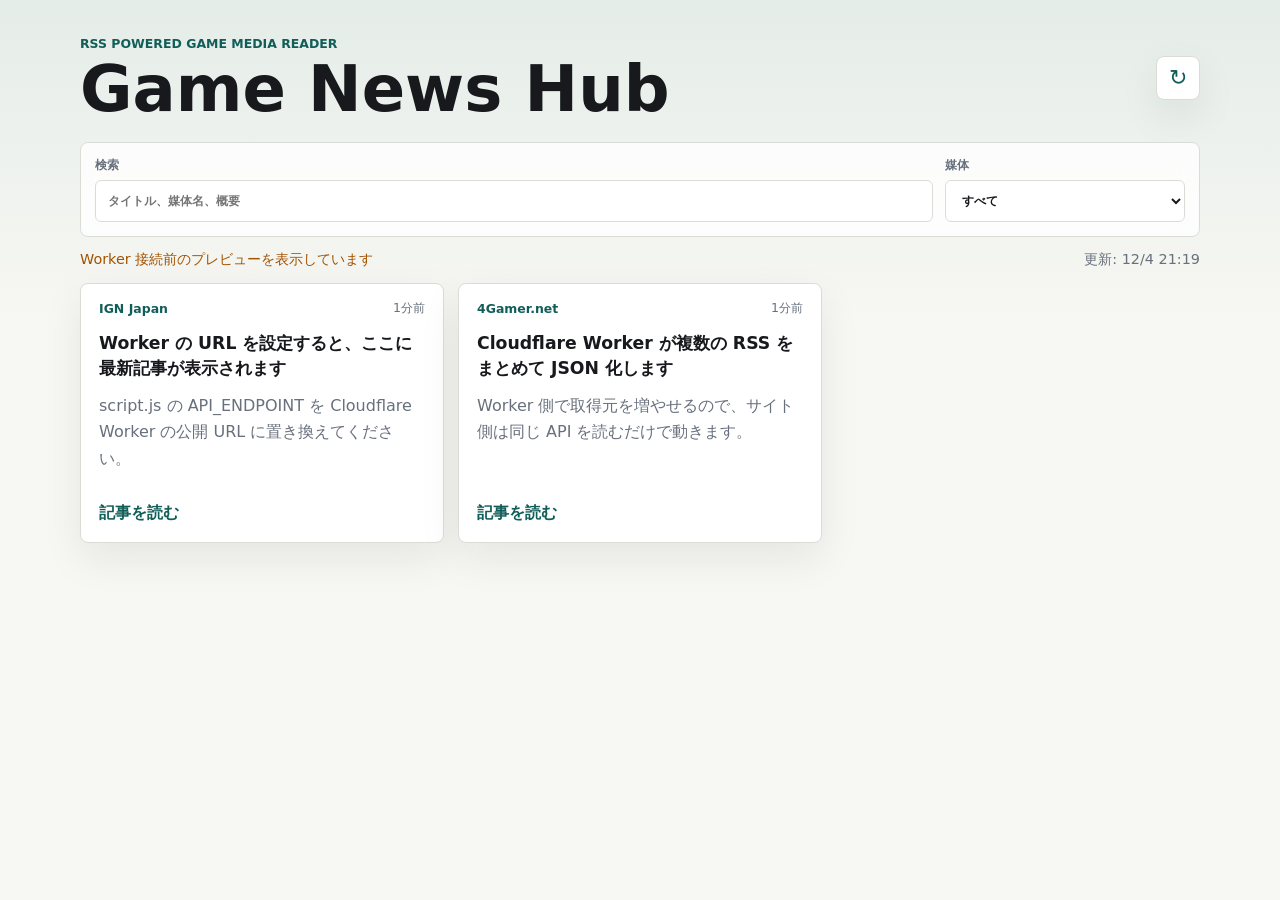
<file: index.html>
<!doctype html>
<html lang="ja">
  <head>
    <meta charset="utf-8">
    <meta name="viewport" content="width=device-width, initial-scale=1">
    <title>Game News Hub</title>
    <link rel="stylesheet" href="style.css">
  </head>
  <body>
    <header class="site-header">
      <div>
        <p class="eyebrow">RSS powered game media reader</p>
        <h1>Game News Hub</h1>
      </div>
      <button id="refreshButton" class="icon-button" type="button" aria-label="最新記事を再取得" title="最新記事を再取得">
        <span aria-hidden="true">↻</span>
      </button>
    </header>

    <main>
      <section class="toolbar" aria-label="記事フィルター">
        <label class="search-box">
          <span>検索</span>
          <input id="searchInput" type="search" placeholder="タイトル、媒体名、概要">
        </label>
        <label class="select-box">
          <span>媒体</span>
          <select id="sourceFilter">
            <option value="all">すべて</option>
          </select>
        </label>
      </section>

      <section class="status-row" aria-live="polite">
        <p id="statusText">記事を読み込み中...</p>
        <p id="updatedText"></p>
      </section>

      <section id="newsGrid" class="news-grid" aria-label="最新ゲームニュース"></section>
    </main>

    <template id="articleTemplate">
      <article class="news-card">
        <img class="thumbnail" alt="" loading="lazy">
        <div class="card-meta">
          <span class="source"></span>
          <time></time>
        </div>
        <h2></h2>
        <p></p>
        <a target="_blank" rel="noopener noreferrer">記事を読む</a>
      </article>
    </template>

    <script src="script.js"></script>
  </body>
</html>
</file>
<file: style.css>
:root {
  color-scheme: light;
  --bg: #f7f7f3;
  --panel: #ffffff;
  --ink: #17191d;
  --muted: #68707d;
  --line: #d9ddd6;
  --accent: #0f766e;
  --accent-dark: #115e59;
  --warn: #a35200;
  --shadow: 0 16px 42px rgba(23, 25, 29, 0.08);
}

* {
  box-sizing: border-box;
}

body {
  margin: 0;
  min-height: 100vh;
  background:
    linear-gradient(180deg, rgba(15, 118, 110, 0.08), transparent 320px),
    var(--bg);
  color: var(--ink);
  font-family: "Segoe UI", "Noto Sans JP", system-ui, sans-serif;
}

.site-header,
main {
  width: min(1120px, calc(100% - 32px));
  margin: 0 auto;
}

.site-header {
  display: flex;
  align-items: center;
  justify-content: space-between;
  gap: 16px;
  padding: 36px 0 22px;
}

.eyebrow {
  margin: 0 0 8px;
  color: var(--accent-dark);
  font-size: 0.78rem;
  font-weight: 700;
  letter-spacing: 0;
  text-transform: uppercase;
}

h1 {
  margin: 0;
  font-size: clamp(2rem, 5vw, 4.6rem);
  line-height: 0.95;
  letter-spacing: 0;
}

.icon-button {
  display: grid;
  place-items: center;
  flex: 0 0 auto;
  width: 44px;
  height: 44px;
  border: 1px solid var(--line);
  border-radius: 8px;
  background: var(--panel);
  color: var(--accent-dark);
  font-size: 1.35rem;
  cursor: pointer;
  box-shadow: var(--shadow);
}

.icon-button:hover {
  border-color: var(--accent);
}

.toolbar {
  display: grid;
  grid-template-columns: minmax(0, 1fr) minmax(170px, 240px);
  gap: 12px;
  padding: 14px;
  border: 1px solid var(--line);
  border-radius: 8px;
  background: rgba(255, 255, 255, 0.78);
  backdrop-filter: blur(10px);
}

.search-box,
.select-box {
  display: grid;
  gap: 6px;
  color: var(--muted);
  font-size: 0.78rem;
  font-weight: 700;
}

input,
select {
  width: 100%;
  min-height: 42px;
  border: 1px solid var(--line);
  border-radius: 6px;
  background: #fff;
  color: var(--ink);
  font: inherit;
  padding: 0 12px;
}

input:focus,
select:focus,
.icon-button:focus {
  outline: 3px solid rgba(15, 118, 110, 0.22);
  outline-offset: 2px;
}

.status-row {
  display: flex;
  align-items: center;
  justify-content: space-between;
  gap: 12px;
  min-height: 46px;
  color: var(--muted);
  font-size: 0.9rem;
}

.status-row p {
  margin: 0;
}

.news-grid {
  display: grid;
  grid-template-columns: repeat(3, minmax(0, 1fr));
  gap: 14px;
  padding-bottom: 44px;
}

.news-card {
  display: flex;
  flex-direction: column;
  min-height: 260px;
  overflow: hidden;
  padding: 0;
  border: 1px solid var(--line);
  border-radius: 8px;
  background: var(--panel);
  box-shadow: var(--shadow);
}

.thumbnail {
  display: block;
  width: 100%;
  aspect-ratio: 16 / 9;
  object-fit: cover;
  background: #e7ebe5;
}

.card-meta {
  display: flex;
  align-items: center;
  justify-content: space-between;
  gap: 10px;
  margin: 16px 18px 14px;
  color: var(--muted);
  font-size: 0.78rem;
}

.source {
  color: var(--accent-dark);
  font-weight: 800;
}

.news-card h2 {
  margin: 0 18px;
  font-size: 1.08rem;
  line-height: 1.45;
  letter-spacing: 0;
}

.news-card p {
  margin: 12px 18px 18px;
  color: var(--muted);
  line-height: 1.65;
}

.news-card a {
  margin: auto 18px 18px;
  color: var(--accent-dark);
  font-weight: 800;
  text-decoration: none;
}

.news-card a:hover {
  text-decoration: underline;
}

.empty {
  grid-column: 1 / -1;
  padding: 28px;
  border: 1px dashed var(--line);
  border-radius: 8px;
  color: var(--muted);
  text-align: center;
}

.is-warning {
  color: var(--warn);
}

@media (max-width: 860px) {
  .news-grid {
    grid-template-columns: repeat(2, minmax(0, 1fr));
  }
}

@media (max-width: 620px) {
  .site-header {
    align-items: flex-start;
    padding-top: 26px;
  }

  .toolbar,
  .news-grid {
    grid-template-columns: 1fr;
  }

  .status-row {
    align-items: flex-start;
    flex-direction: column;
    padding: 12px 0;
  }
}
</file>
